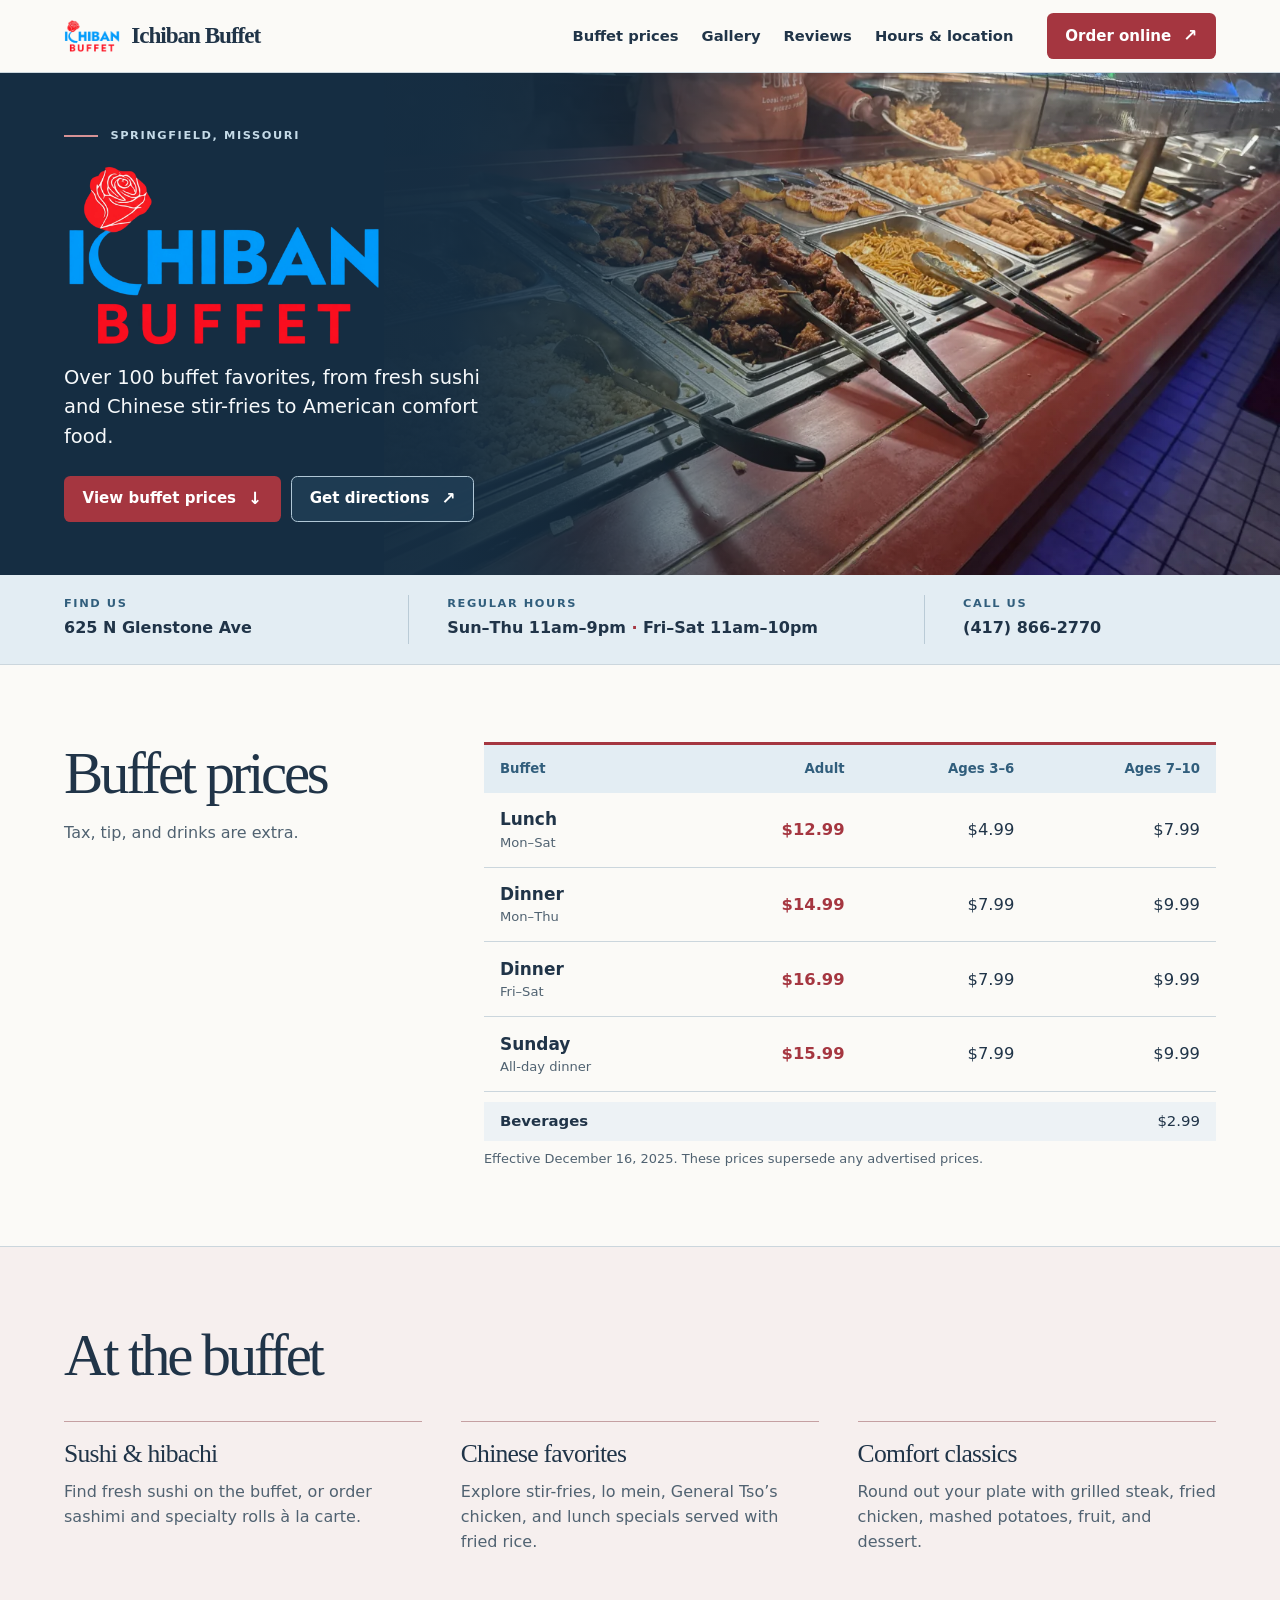
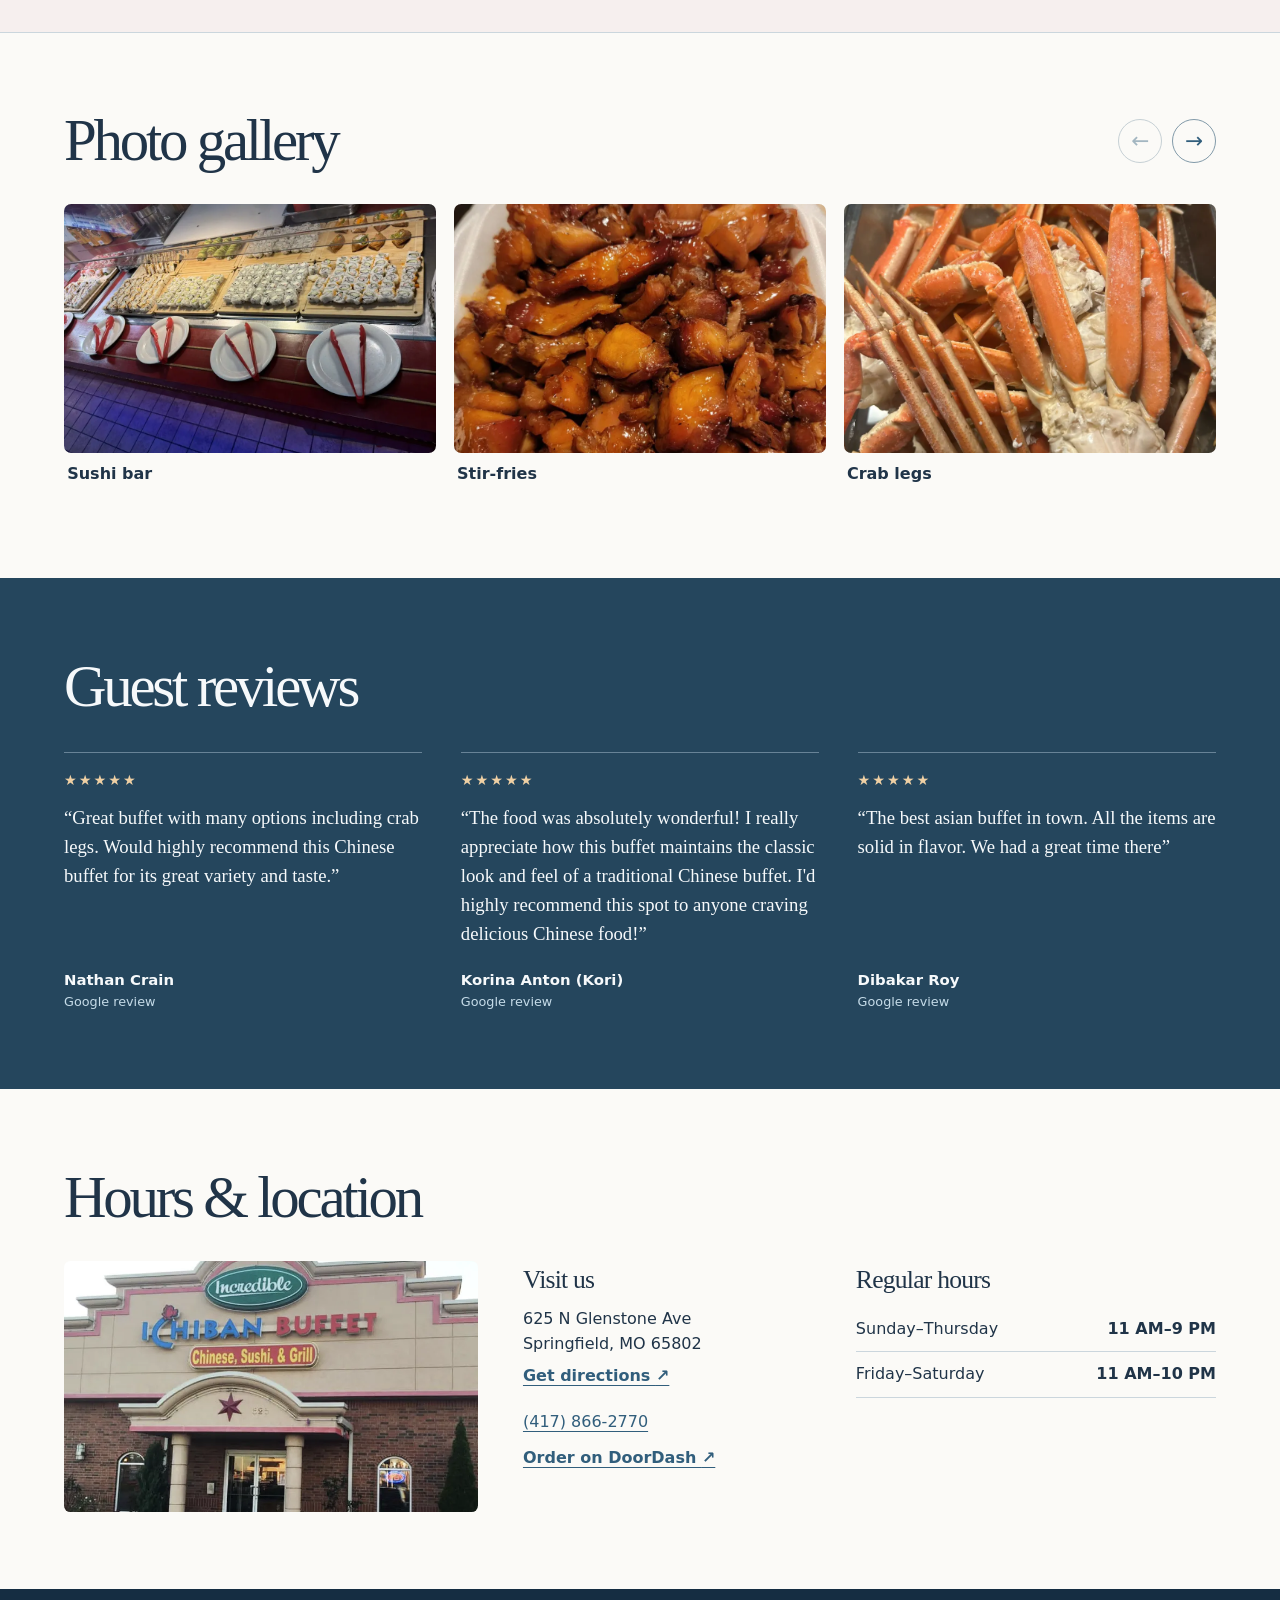
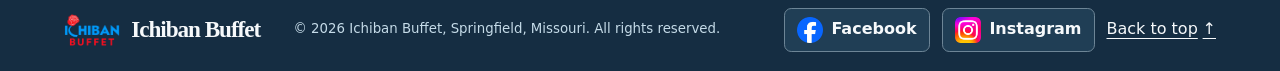
<file: index.html>
<!doctype html>
<html lang="en">
<head>
  <meta charset="utf-8">
  <meta name="viewport" content="width=device-width, initial-scale=1">
  <title>Ichiban Buffet • Springfield, MO</title>
  <meta name="description" content="Compare buffet prices, find hours and directions, and order from Ichiban Buffet in Springfield, Missouri. Enjoy Japanese sushi, Chinese stir-fries and American favorites.">
  <meta name="theme-color" content="#152d42">
  <link rel="icon" href="images/favicon.png?v=3" type="image/png">
  <link rel="stylesheet" href="styles.css?v=8">
  <script src="script.js?v=5" defer></script>
</head>
<body id="home">
  <a class="skip-link" href="#main">Skip to content</a>
  <aside class="notice" data-hide-after="2026-11-27" aria-label="Holiday closure">
    <strong>Closed for Thanksgiving</strong>
    <time datetime="2026-11-26">Thursday, November 26, 2026</time>
  </aside>
  <header class="header">
    <div class="wrap header-inner">
      <a class="brand" href="#home" aria-label="Ichiban Buffet home">
        <img src="images/logo.webp?v=3" width="1040" height="594" alt="">
        <span>Ichiban Buffet</span>
      </a>
      <nav class="nav" aria-label="Main navigation">
        <button class="nav-toggle" type="button" aria-controls="nav-links" aria-expanded="false" hidden>Menu</button>
        <ul class="nav-links" id="nav-links">
          <li><a href="#menu">Buffet prices</a></li>
          <li><a href="#gallery">Gallery</a></li>
          <li><a href="#reviews">Reviews</a></li>
          <li><a href="#contact">Hours &amp; location</a></li>
        </ul>
      </nav>
      <a class="button order-button" href="https://www.doordash.com/store/ichiban-springfield-30943552/43036946/" aria-label="Order online on DoorDash">Order online <span aria-hidden="true">↗</span></a>
    </div>
  </header>
  <main id="main" tabindex="-1">
    <section class="hero" aria-labelledby="restaurant-name">
      <img class="hero-photo" src="images/hero-background.webp"
           srcset="images/hero-background-1200.webp 1200w, images/hero-background.webp 1920w"
           sizes="(max-width: 38rem) 100vw, 70vw" width="1920" height="1439" alt="" fetchpriority="high">
      <div class="wrap hero-inner">
        <p class="location-label">Springfield, Missouri</p>
        <h1 id="restaurant-name"><img src="images/logo.webp?v=3" width="1040" height="594" alt="Ichiban Buffet"></h1>
        <p class="hero-intro">Over 100 buffet favorites, from fresh sushi and Chinese stir-fries to American comfort food.</p>
        <div class="actions">
          <a class="button primary" href="#menu">View buffet prices <span aria-hidden="true">↓</span></a>
          <a class="button secondary" href="https://maps.google.com/?q=625%20N%20Glenstone%20Ave%2C%20Springfield%2C%20MO%2065802">Get directions <span aria-hidden="true">↗</span></a>
        </div>
      </div>
    </section>

    <div class="visit-strip">
      <div class="wrap visit-strip-inner">
        <div><span class="label">Find us</span><a href="https://maps.google.com/?q=625%20N%20Glenstone%20Ave%2C%20Springfield%2C%20MO%2065802">625 N Glenstone Ave</a></div>
        <div><span class="label">Regular hours</span><a href="#hours">Sun–Thu 11am–9pm <span class="hours-separator">·</span> Fri–Sat 11am–10pm</a></div>
        <div><span class="label">Call us</span><a href="tel:+14178662770">(417) 866-2770</a></div>
      </div>
    </div>

    <section class="section pricing wrap" id="menu" aria-labelledby="prices-heading">
      <div class="pricing-heading">
        <h2 id="prices-heading">Buffet prices</h2>
        <p>Tax, tip, and drinks are extra.</p>
      </div>
      <div class="price-sheet">
        <table aria-labelledby="prices-heading">
          <thead><tr><th scope="col">Buffet</th><th scope="col">Adult</th><th scope="col">Ages 3–6</th><th scope="col">Ages 7–10</th></tr></thead>
          <tbody>
            <tr><th scope="row">Lunch <small>Mon–Sat</small></th><td>$12.99</td><td>$4.99</td><td>$7.99</td></tr>
            <tr><th scope="row">Dinner <small>Mon–Thu</small></th><td>$14.99</td><td>$7.99</td><td>$9.99</td></tr>
            <tr><th scope="row">Dinner <small>Fri–Sat</small></th><td>$16.99</td><td>$7.99</td><td>$9.99</td></tr>
            <tr><th scope="row">Sunday <small>All-day dinner</small></th><td>$15.99</td><td>$7.99</td><td>$9.99</td></tr>
          </tbody>
        </table>
        <p class="beverages"><strong>Beverages</strong><span>$2.99</span></p>
        <p class="fine-print">Effective December 16, 2025. These prices supersede any advertised prices.</p>
      </div>
    </section>

    <section class="buffet-band" id="about" aria-labelledby="about-heading">
      <div class="wrap section">
        <h2 id="about-heading">At the buffet</h2>
        <div class="cuisines" id="about-buffet">
          <div><h3>Sushi &amp; hibachi</h3><p>Find fresh sushi on the buffet, or order sashimi and specialty rolls à la carte.</p></div>
          <div><h3>Chinese favorites</h3><p>Explore stir-fries, lo mein, General Tso’s chicken, and lunch specials served with fried rice.</p></div>
          <div><h3>Comfort classics</h3><p>Round out your plate with grilled steak, fried chicken, mashed potatoes, fruit, and dessert.</p></div>
        </div>
      </div>
    </section>

    <section class="section wrap" id="gallery" aria-labelledby="gallery-heading">
      <div class="section-head">
        <h2 id="gallery-heading">Photo gallery</h2>
        <div class="gallery-controls" hidden>
          <button class="round" id="gallery-prev" type="button" aria-label="Previous gallery photos" aria-controls="gallery-track">←</button>
          <button class="round" id="gallery-next" type="button" aria-label="Next gallery photos" aria-controls="gallery-track">→</button>
        </div>
      </div>
      <div class="gallery-track" id="gallery-track">
        <a class="gallery-item" href="images/sushiBarimage.webp">
          <img src="images/sushiBarimage.webp" alt="Rows of sushi rolls at the sushi counter" width="1000" height="746" loading="lazy" decoding="async">
          <span>Sushi bar</span>
        </a>
        <a class="gallery-item" href="images/food_image.webp">
          <img src="images/food_image.webp" alt="Glazed chicken pieces on the buffet" width="900" height="1200" loading="lazy" decoding="async">
          <span>Stir-fries</span>
        </a>
        <a class="gallery-item" href="images/crablegs.webp">
          <img src="images/crablegs.webp" alt="A tray of steamed crab legs" width="944" height="1200" loading="lazy" decoding="async">
          <span>Crab legs</span>
        </a>
        <a class="gallery-item" href="images/buffetbarimage.webp">
          <img src="images/buffetbarimage.webp" alt="Serving trays along the buffet counter" width="1000" height="746" loading="lazy" decoding="async">
          <span>Buffet bar</span>
        </a>
        <a class="gallery-item" href="images/foodimage.webp">
          <img src="images/foodimage.webp" alt="Golden battered pieces ready to serve" width="900" height="1200" loading="lazy" decoding="async">
          <span>Fried favorites</span>
        </a>
        <a class="gallery-item" href="images/restaurant_image.webp">
          <img src="images/restaurant_image.webp" alt="An aisle between the buffet counters" width="896" height="1200" loading="lazy" decoding="async">
          <span>Inside Ichiban</span>
        </a>
        <a class="gallery-item" href="images/plate_image.webp">
          <img src="images/plate_image.webp" alt="A plate with shrimp, vegetables, and fried sides" width="1000" height="869" loading="lazy" decoding="async">
          <span>From the buffet</span>
        </a>
        <a class="gallery-item" href="images/broccoli.webp">
          <img src="images/broccoli.webp" alt="Broccoli and vegetables in a stir-fry" width="900" height="1200" loading="lazy" decoding="async">
          <span>Vegetables &amp; sides</span>
        </a>
        <a class="gallery-item" href="images/ichian_building.webp">
          <img src="images/ichian_building.webp" alt="The restaurant sign above the front entrance" width="766" height="620" loading="lazy" decoding="async">
          <span>Our entrance</span>
        </a>
      </div>
      <dialog class="viewer" aria-label="Photo viewer">
        <div class="viewer-bar">
          <span id="photo-status" aria-live="polite"></span>
          <button class="round" id="photo-close" type="button" aria-label="Close photo viewer" autofocus>×</button>
        </div>
        <img id="photo-large" alt="">
        <div class="viewer-footer">
          <button class="round" id="photo-prev" type="button" aria-label="Previous photo">←</button>
          <span id="photo-caption"></span>
          <button class="round" id="photo-next" type="button" aria-label="Next photo">→</button>
        </div>
      </dialog>
    </section>

    <section class="review-band" id="reviews" aria-labelledby="reviews-heading">
      <div class="wrap section">
        <h2 id="reviews-heading">Guest reviews</h2>
        <div class="reviews">
          <figure class="review">
            <span class="stars" aria-label="5 out of 5 stars" role="img">★★★★★</span>
            <blockquote>“Great buffet with many options including crab legs. Would highly recommend this Chinese buffet for its great variety and taste.”</blockquote>
            <figcaption><strong>Nathan Crain</strong>Google review</figcaption>
          </figure>
          <figure class="review">
            <span class="stars" aria-label="5 out of 5 stars" role="img">★★★★★</span>
            <blockquote>“The food was absolutely wonderful! I really appreciate how this buffet maintains the classic look and feel of a traditional Chinese buffet. I'd highly recommend this spot to anyone craving delicious Chinese food!”</blockquote>
            <figcaption><strong>Korina Anton (Kori)</strong>Google review</figcaption>
          </figure>
          <figure class="review">
            <span class="stars" aria-label="5 out of 5 stars" role="img">★★★★★</span>
            <blockquote>“The best asian buffet in town. All the items are solid in flavor. We had a great time there”</blockquote>
            <figcaption><strong>Dibakar Roy</strong>Google review</figcaption>
          </figure>
        </div>
      </div>
    </section>

    <section class="wrap section" id="contact" aria-labelledby="visit-heading">
      <h2 id="visit-heading">Hours &amp; location</h2>
      <div class="contact-grid">
        <img class="exterior" src="images/ichian_building.webp" width="766" height="620" alt="Ichiban Buffet entrance on North Glenstone Avenue" loading="lazy" decoding="async">
        <div class="contact-info">
          <h3>Visit us</h3>
          <address>625 N Glenstone Ave<br>Springfield, MO 65802</address>
          <a class="text-link" href="https://maps.google.com/?q=625%20N%20Glenstone%20Ave%2C%20Springfield%2C%20MO%2065802">Get directions <span aria-hidden="true">↗</span></a>
          <a class="phone" href="tel:+14178662770">(417) 866-2770</a>
          <a class="text-link" href="https://www.doordash.com/store/ichiban-springfield-30943552/43036946/">Order on DoorDash <span aria-hidden="true">↗</span></a>
        </div>
        <div id="hours">
          <h3>Regular hours</h3>
          <dl class="hours">
            <div><dt>Sunday–Thursday</dt><dd>11 AM–9 PM</dd></div>
            <div><dt>Friday–Saturday</dt><dd>11 AM–10 PM</dd></div>
          </dl>
          <p class="hours-note" data-hide-after="2026-11-27">Closed for Thanksgiving on Thursday, November 26, 2026.</p>
        </div>
      </div>
    </section>
  </main>
  <footer class="footer">
    <div class="wrap footer-inner">
      <a class="brand" href="#home" aria-label="Back to Ichiban Buffet home"><img src="images/logo.webp?v=3" width="1040" height="594" loading="lazy" alt=""><span>Ichiban Buffet</span></a>
      <small>© <span id="year">2026</span> Ichiban Buffet, Springfield, Missouri. All rights reserved.</small>
      <nav class="footer-links" aria-label="Footer">
        <a class="social-link" href="https://www.facebook.com/Ichibanspringfieldmo/" rel="me">
          <img src="images/facebook.png" width="26" height="26" loading="lazy" alt="">Facebook
        </a>
        <a class="social-link" href="https://www.instagram.com/ichi.banbuffet/" rel="me">
          <img src="images/instagram.png" width="26" height="26" loading="lazy" alt="">Instagram
        </a>
        <a href="#home">Back to top <span aria-hidden="true">↑</span></a>
      </nav>
    </div>
  </footer>
  <script type="application/ld+json">
{
  "@context": "https://schema.org",
  "@type": "Restaurant",
  "name": "Ichiban Buffet",
  "sameAs": [
    "https://www.facebook.com/Ichibanspringfieldmo/",
    "https://www.instagram.com/ichi.banbuffet/"
  ],
  "image": "assets/logo.png?v=3",
  "address": {
    "@type": "PostalAddress",
    "streetAddress": "625 N Glenstone Ave",
    "addressLocality": "Springfield",
    "addressRegion": "MO",
    "postalCode": "65802"
  },
  "telephone": "+1-417-866-2770",
  "servesCuisine": [
    "Japanese",
    "Chinese",
    "American"
  ],
  "priceRange": "$$",
  "openingHoursSpecification": [
    {
      "@type": "OpeningHoursSpecification",
      "dayOfWeek": "Sunday",
      "opens": "11:00",
      "closes": "21:00"
    },
    {
      "@type": "OpeningHoursSpecification",
      "dayOfWeek": "Monday",
      "opens": "11:00",
      "closes": "21:00"
    },
    {
      "@type": "OpeningHoursSpecification",
      "dayOfWeek": "Tuesday",
      "opens": "11:00",
      "closes": "21:00"
    },
    {
      "@type": "OpeningHoursSpecification",
      "dayOfWeek": "Wednesday",
      "opens": "11:00",
      "closes": "21:00"
    },
    {
      "@type": "OpeningHoursSpecification",
      "dayOfWeek": "Thursday",
      "opens": "11:00",
      "closes": "21:00"
    },
    {
      "@type": "OpeningHoursSpecification",
      "dayOfWeek": "Friday",
      "opens": "11:00",
      "closes": "22:00"
    },
    {
      "@type": "OpeningHoursSpecification",
      "dayOfWeek": "Saturday",
      "opens": "11:00",
      "closes": "22:00"
    }
  ],
  "specialOpeningHoursSpecification": {
    "@type": "OpeningHoursSpecification",
    "validFrom": "2026-11-26",
    "validThrough": "2026-11-26",
    "opens": "00:00",
    "closes": "00:00"
  }
}
  </script>
</body>
</html>
</file>
<file: styles.css>
:root {
  color-scheme: light;
  --ink: #203448;
  --muted: #506271;
  --paper: #fbfaf7;
  --line: #cbd6dd;
  --red: #a53640;
  --dark: #152d42;
  --red-deep: #812d36;
  --blue: #315e7c;
  --mist: #e3edf3;
  --sky: #c5dbe8;
  --on-dark: #f6f9fb;
  --gutter: clamp(1rem, 5vw, 5rem);
  --serif: Georgia, 'Times New Roman', serif;
  font-family: Inter, system-ui, -apple-system, 'Segoe UI', sans-serif;
  color: var(--ink);
  background: var(--paper);
  line-height: 1.55;
}
* { box-sizing: border-box; }
body, h1, h2, h3, p, ul, dl, dd, figure, blockquote { margin: 0; }
img { display: block; max-width: 100%; }
button, a { touch-action: manipulation; }
button { font: inherit; color: inherit; cursor: pointer; }
a { color: inherit; text-underline-offset: .22em; }
a:hover { text-decoration: underline; }
[hidden] { display: none !important; }
:focus-visible { outline: 3px solid #286590; outline-offset: 4px; }
:where(.hero, .review-band, .footer, .viewer) :focus-visible { outline-color: #b5daef; }
html { scroll-padding-top: 5.75rem; }
.wrap { width: min(100% - 2 * var(--gutter), 75rem); margin-inline: auto; }
.section { padding-block: clamp(2.9rem, 6vw, 5.6rem); }
h2, h3, .brand { font-family: var(--serif); }
h2 { font-size: clamp(2.25rem, 4.6vw, 4.1rem); font-weight: 500; line-height: 1.07; letter-spacing: -.055em; }
h3 { font-size: clamp(1.35rem, 2vw, 1.7rem); font-weight: 500; line-height: 1.2; letter-spacing: -.03em; }
.skip-link { position: fixed; z-index: 5; left: 1rem; top: .5rem; padding: .75rem 1rem; background: white; color: var(--ink); transform: translateY(-180%); }
.skip-link:focus { transform: none; }
.notice { display: flex; align-items: center; justify-content: center; flex-wrap: wrap; gap: .1rem .9rem; padding: .7rem var(--gutter); background: var(--red-deep); color: #fff9f7; border-bottom: 2px solid #d69295; text-align: center; line-height: 1.35; }
.notice strong { font-size: 1.15rem; font-weight: 750; }
.notice time { padding-left: .9rem; border-left: 1px solid #d69295; font-weight: 550; }
.header { position: sticky; top: 0; z-index: 3; background: var(--paper); border-bottom: 1px solid var(--line); }
.header-inner, .footer-inner { display: flex; align-items: center; gap: clamp(.8rem, 2.6vw, 2.4rem); }
.header-inner { min-height: 4.5rem; }
.brand { display: inline-flex; align-items: center; gap: .7rem; text-decoration: none; font-weight: 600; font-size: 1.45rem; letter-spacing: -.045em; white-space: nowrap; }
.brand img { width: 3.5rem; height: auto; }
.nav { margin-left: auto; }
.nav-links { display: flex; align-items: center; list-style: none; padding: 0; gap: clamp(.5rem, 1.8vw, 1.7rem); }
.nav-links a, .nav-toggle { display: inline-flex; align-items: center; min-height: 44px; font-size: .92rem; font-weight: 600; text-decoration: none; }
.nav-links a:hover { color: var(--blue); text-decoration: underline; }
.nav-toggle { display: none; }
.button { display: inline-flex; justify-content: center; align-items: center; gap: .8em; min-height: 46px; padding: .7rem 1.1rem; border: 1px solid transparent; border-radius: .4rem; font-weight: 650; font-size: .94rem; line-height: 1.25; text-decoration: none; }
.button:hover { text-decoration: none; }
.button span { font-size: 1.12em; }
.order-button, .primary { background: var(--red); color: white; }
.order-button:hover, .primary:hover { background: var(--red-deep); }
.hero { position: relative; isolation: isolate; overflow: hidden; color: var(--on-dark); background: var(--dark); }
.hero-photo { position: absolute; z-index: -2; inset: 0 0 0 auto; width: 70%; height: 100%; object-fit: cover; object-position: 50% 52%; }
.hero::before { content: ''; position: absolute; inset: 0; z-index: -1; background: linear-gradient(90deg, var(--dark) 18%, #152d42fa 35%, #152d42d9 44%, #152d422e 66%, #152d4208); }
.hero-inner { padding-block: clamp(2.5rem, 4.2vw, 4rem); }
.label, .location-label { text-transform: uppercase; letter-spacing: .14em; font-size: .71rem; font-weight: 750; }
.location-label { color: var(--sky); display: flex; align-items: center; gap: .75rem; }
.location-label::before { content: ''; width: 2.15rem; height: 2px; background: #d69295; }
.hero h1 { width: clamp(16rem, 25vw, 21rem); margin-block: 1.25rem 1rem; }
.hero h1 img { width: 100%; height: auto; }
.hero-intro { max-width: min(28rem, 44%); color: var(--on-dark); font-size: clamp(1rem, 1.55vw, 1.22rem); line-height: 1.5; }
.actions { display: flex; flex-wrap: wrap; gap: .65rem; margin-top: 1.55rem; }
.secondary { color: white; border-color: #b0c7d6; background: #203e55d9; }
.secondary:hover { background: var(--blue); }
.visit-strip { background: var(--mist); border-bottom: 1px solid var(--line); }
.visit-strip-inner { display: grid; grid-template-columns: 1fr 1.5fr .85fr; padding-block: 1.25rem; }
.visit-strip-inner > div + div { border-left: 1px solid #bacbd6; padding-left: clamp(1rem, 3vw, 3rem); }
.visit-strip .label { display: block; color: var(--blue); }
.visit-strip a { color: var(--ink); display: inline-block; padding-block: .2rem; text-decoration: none; font-size: clamp(.9rem, 1.25vw, 1.08rem); font-weight: 600; }
.visit-strip a:hover { color: var(--blue); text-decoration: underline; }
.hours-separator { color: var(--red); }
.pricing { display: grid; grid-template-columns: minmax(13rem, .75fr) minmax(0, 1.6fr); gap: clamp(2rem, 6vw, 6rem); align-items: start; }
.pricing-heading p { max-width: 24rem; margin-top: 1rem; color: var(--muted); }
.price-sheet { border-top: 3px solid var(--red); }
table { width: 100%; border-collapse: collapse; font-variant-numeric: tabular-nums; }
th, td { text-align: right; padding: .85rem clamp(.45rem, 1.3vw, 1rem); }
th:first-child { text-align: left; }
thead { background: var(--mist); }
thead th { font-size: .83rem; font-weight: 650; color: var(--blue); }
tbody tr { border-bottom: 1px solid var(--line); }
tbody th { font-size: 1.06rem; font-weight: 650; }
tbody th small { display: block; font-weight: 450; font-size: .82rem; color: var(--muted); }
td { font-size: 1.02rem; }
td:first-of-type { color: var(--red); font-weight: 700; }
.beverages { display: flex; justify-content: space-between; margin: .65rem 0 .5rem; padding: .5rem clamp(.45rem, 1.3vw, 1rem); background: #edf2f5; font-size: .93rem; }
.fine-print { font-size: .81rem; line-height: 1.55; color: var(--muted); }
.buffet-band { border-block: 1px solid var(--line); background: #f6efee; }
.cuisines, .reviews { display: grid; grid-template-columns: repeat(3, minmax(0, 1fr)); gap: clamp(1.5rem, 3vw, 3.2rem); margin-top: 2.1rem; }
.cuisines > div { border-top: 1px solid #c5a0a2; padding-top: 1.1rem; }
.cuisines p { margin-top: .65rem; color: var(--muted); }
.section-head, .gallery-controls, .viewer-bar, .viewer-footer { display: flex; align-items: center; gap: .6rem; }
.section-head, .viewer-bar, .viewer-footer { justify-content: space-between; }
.round { flex: none; width: 44px; height: 44px; border: 1px solid #829aa9; color: var(--blue); background: transparent; border-radius: 50%; font-size: 1.35rem; line-height: 1; }
.round:hover:enabled { background: var(--mist); }
.round:disabled { opacity: .43; cursor: default; }
.gallery-track { --gap: 1.1rem; display: grid; grid-auto-flow: column; grid-auto-columns: calc((100% - 2 * var(--gap)) / 3); gap: var(--gap); overflow-x: auto; scroll-snap-type: x mandatory; scrollbar-color: #738d9e transparent; scrollbar-width: thin; margin-top: 1.7rem; padding: 5px 0 .6rem; }
.gallery-item { scroll-snap-align: start; color: var(--ink); text-decoration: none; }
.gallery-item:focus-visible { outline-offset: -3px; }
.gallery-item img { width: 100%; height: auto; aspect-ratio: 3 / 2; object-fit: cover; border-radius: .45rem; }
.gallery-item span { display: block; padding: .6rem .2rem .3rem; font-weight: 600; }
.viewer { padding: .8rem; width: min(56rem, calc(100vw - 1.5rem)); max-height: 94vh; max-height: 94dvh; border: 1px solid #6d8596; border-radius: .65rem; color: white; background: var(--dark); }
.viewer::backdrop { background: #0b1721ed; }
body:has(.viewer[open]) { overflow: hidden; }
.viewer-bar, .viewer-footer { padding-inline: .25rem; }
.viewer-bar { margin-bottom: .55rem; }
.viewer-footer { margin-top: .55rem; }
.viewer .round { color: white; border-color: #90a9b9; }
.viewer .round:hover { background: #304c61; }
#photo-large { width: 100%; height: min(63vh, 40rem); height: min(63dvh, 40rem); object-fit: contain; background: #0c1c29; }
.review-band { color: var(--on-dark); background: #25465d; }
.review { display: flex; flex-direction: column; border-top: 1px solid #688397; padding-top: 1rem; }
.stars { color: #efd0a4; letter-spacing: .14em; font-size: .89rem; }
blockquote { margin-block: .8rem 1.3rem; font: 1.17rem/1.55 var(--serif); }
figcaption { margin-top: auto; color: var(--sky); font-size: .8rem; }
figcaption strong { display: block; color: var(--on-dark); font-size: .93rem; }
.contact-grid { display: grid; grid-template-columns: 1.15fr .8fr 1fr; gap: clamp(1.3rem, 3.5vw, 3.3rem); margin-top: 2rem; }
.exterior { width: 100%; height: auto; aspect-ratio: 1.65; object-fit: cover; border-radius: .4rem; }
.contact-info, #hours { padding-top: .25rem; }
address { font-style: normal; margin-top: .75rem; }
.text-link { display: inline-block; color: var(--blue); padding-block: .45rem; font-weight: 650; }
.phone { color: var(--blue); display: block; width: fit-content; margin-top: .6rem; padding-block: .25rem; }
.hours { margin-top: .7rem; }
.hours > div { display: flex; align-items: baseline; justify-content: space-between; flex-wrap: wrap; gap: .25rem 1rem; padding-block: .62rem; border-bottom: 1px solid var(--line); }
.hours dd { font-weight: 650; white-space: nowrap; }
.hours-note { color: var(--red); margin-top: .85rem; font-size: .88rem; }
.footer { background: var(--dark); color: var(--on-dark); }
.footer-inner { padding-block: 1.2rem; flex-wrap: wrap; }
.footer-inner small { color: var(--sky); }
.footer-links { display: flex; flex-wrap: wrap; align-items: center; gap: .5rem .75rem; margin-left: auto; }
.footer-links a { display: inline-flex; align-items: center; gap: .3em; min-height: 44px; }
.footer-links .social-link { gap: .55rem; padding: .4rem .75rem; background: #203e55; border: 1px solid #6d8596; border-radius: .45rem; font-weight: 600; text-decoration: none; }
.social-link:hover, .social-link:focus-visible { border-color: var(--sky); background: #304c61; }

@media (max-width: 54rem) {
  .header-inner { flex-wrap: wrap; gap: .55rem 1rem; padding-block: .5rem; min-height: 3.75rem; }
  .brand { font-size: 1.25rem; }
  .brand img { width: 2.9rem; }
  .nav { order: 3; width: 100%; margin: 0; }
  .nav-links { flex-wrap: wrap; gap: .3rem 1rem; }
  .order-button { margin-left: auto; }
  .nav:has(.nav-toggle:not([hidden])) { width: auto; order: 0; margin-left: auto; }
  .nav:has(.nav-toggle:not([hidden])) + .order-button { margin-left: 0; }
  .nav-toggle:not([hidden]) { display: inline-flex; align-items: center; padding: .45rem .8rem; border: 1px solid var(--line); border-radius: .4rem; background: transparent; }
  .nav-toggle:not([hidden]) + .nav-links { position: absolute; top: 100%; inset-inline: 0; padding: .5rem var(--gutter) 1rem; background: var(--paper); border-bottom: 1px solid var(--line); box-shadow: 0 12px 18px #152d421b; display: grid; grid-template-columns: repeat(2, minmax(0, 1fr)); }
  .nav-toggle:not([hidden])[aria-expanded="false"] + .nav-links { display: none; }
  .visit-strip-inner { grid-template-columns: 1fr auto; gap: .5rem 1.5rem; }
  .visit-strip-inner > div + div { border: 0; padding: 0; }
  .visit-strip-inner > div:nth-child(2) { grid-column: 1; grid-row: 2; }
  .visit-strip-inner > div:last-child { grid-column: 2; grid-row: 1; }
  .pricing { grid-template-columns: 1fr; gap: 1.35rem; }
  .pricing-heading p { max-width: none; margin-top: .65rem; }
  .gallery-track { grid-auto-columns: calc((100% - var(--gap)) / 2); }
  .contact-grid { grid-template-columns: repeat(2, minmax(0, 1fr)); }
  .exterior { grid-row: span 2; height: 100%; }
}
@media (max-width: 38rem) {
  html { scroll-padding-top: 4.5rem; }
  .header-inner { gap: .4rem; }
  .header .brand img { width: 4rem; }
  .header .brand span { display: none; }
  .order-button, .nav-toggle { font-size: .84rem; }
  .order-button { padding-inline: .75rem; min-height: 44px; gap: .4rem; }
  .notice { flex-direction: column; padding-block: .5rem; }
  .notice time { padding: 0; border: 0; font-size: .91rem; }
  .hero-photo { width: 100%; object-position: center; }
  .hero::before { background: linear-gradient(90deg, #102537f2, #132c41d6 55%, #152d429e); }
  .hero-inner { padding-block: 2rem; }
  .hero h1 { width: min(66vw, 17rem); margin-block: .85rem; }
  .hero-intro { max-width: 21rem; }
  .actions { margin-top: 1.1rem; }
  .actions .button { padding-inline: .85rem; font-size: .9rem; }
  .visit-strip-inner { padding-block: .85rem; gap: .4rem .65rem; }
  .visit-strip-inner > div:nth-child(2) { grid-column: 1 / -1; }
  .visit-strip a { padding-block: .25rem; }
  .cuisines, .reviews, .contact-grid { grid-template-columns: 1fr; gap: 1.4rem; }
  .gallery-track { grid-auto-columns: 82%; --gap: .75rem; }
  .contact-grid .exterior { grid-row: auto; max-height: 14rem; }
  .footer-inner { gap: .5rem 1rem; }
  .footer-links { margin-left: 0; }
  .footer .brand { font-size: 1.05rem; }
  .footer-inner small { order: 1; width: 100%; }
  thead th { font-size: .75rem; }
  tbody th, td { font-size: .92rem; }
  tbody th small { font-size: .75rem; }
  .contact-info { border-bottom: 1px solid var(--line); padding-bottom: .65rem; }
}
@media (max-width: 22rem) {
  .actions .button { font-size: .84rem; }
}
@media (max-height: 30rem) {
  .header { position: relative; }
  html { scroll-padding-top: 1rem; }
  #photo-large { height: 49vh; }
}
@media (prefers-reduced-motion: no-preference) {
  .gallery-track { scroll-behavior: smooth; }
  .hero h1 img.logo-ready {
    transform-origin: 35% 60%;
    animation: logo-arrive 780ms cubic-bezier(.2, .75, .3, 1);
  }
}

@keyframes logo-arrive {
  from { opacity: .45; transform: translate(-2.5rem, .45rem) scale(.9); }
  64% { opacity: 1; transform: translate(.25rem, 0) scale(1.035); }
  to { opacity: 1; transform: none; }
}
</file>
